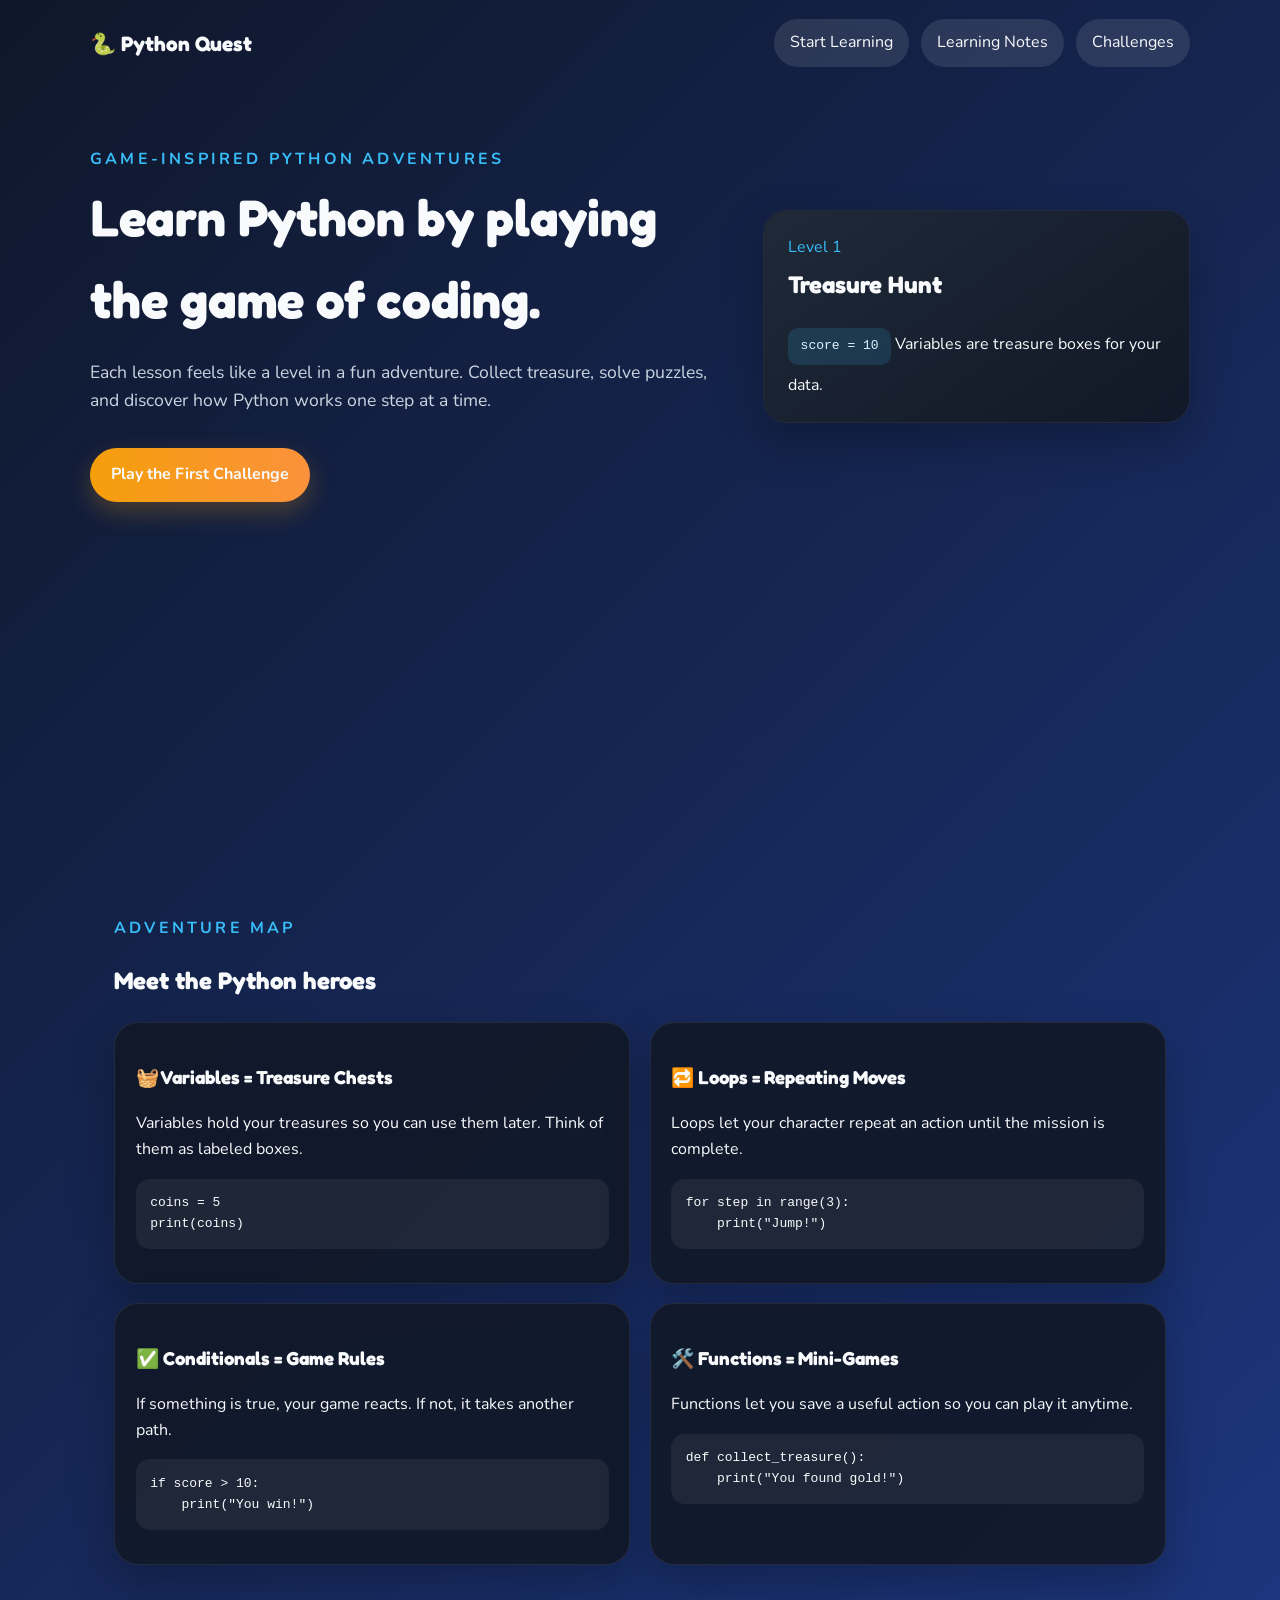
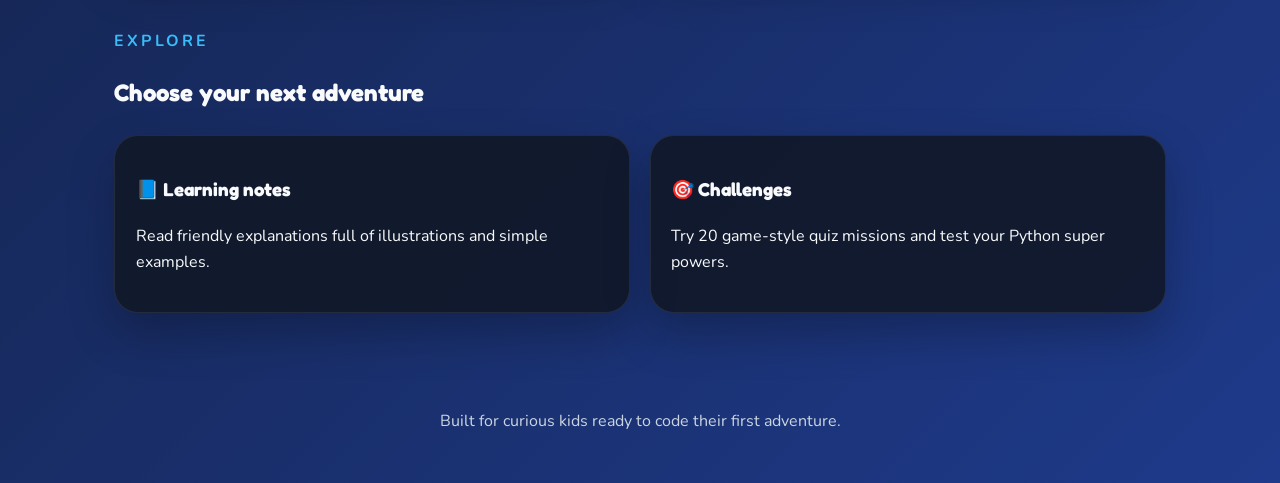
<file: index.html>
<!DOCTYPE html>
<html lang="en">
  <head>
    <meta charset="UTF-8" />
    <meta name="viewport" content="width=device-width, initial-scale=1.0" />
    <title>Python Quest | Learn Python Like a Game</title>
    <meta
      name="description"
      content="A playful website that teaches kids Python through game-style analogies and interactive challenges."
    />
    <link rel="preconnect" href="https://fonts.googleapis.com" />
    <link rel="preconnect" href="https://fonts.gstatic.com" crossorigin />
    <link
      href="https://fonts.googleapis.com/css2?family=Fredoka:wght@400;500;600;700&family=Nunito:wght@400;600;700&display=swap"
      rel="stylesheet"
    />
    <link rel="stylesheet" href="styles.css" />
  </head>
  <body>
    <header class="hero">
      <nav class="nav">
        <div class="brand">🐍 Python Quest</div>
        <div class="nav-links">
          <a href="#lessons" class="nav-link">Start Learning</a>
          <a href="learning.html" class="nav-link">Learning Notes</a>
          <a href="challenges.html" class="nav-link">Challenges</a>
        </div>
      </nav>

      <div class="hero-content">
        <div class="hero-copy">
          <p class="eyebrow">Game-inspired Python adventures</p>
          <h1>Learn Python by playing the game of coding.</h1>
          <p class="lead">
            Each lesson feels like a level in a fun adventure. Collect treasure,
            solve puzzles, and discover how Python works one step at a time.
          </p>
          <a href="#quiz" class="btn btn-primary">Play the First Challenge</a>
        </div>
        <div class="hero-card">
          <div class="pixel-box">
            <p>Level 1</p>
            <h2>Treasure Hunt</h2>
            <code>score = 10</code>
            <span>Variables are treasure boxes for your data.</span>
          </div>
        </div>
      </div>
    </header>

    <main>
      <section id="lessons" class="section">
        <div class="section-heading">
          <p class="eyebrow">Adventure map</p>
          <h2>Meet the Python heroes</h2>
        </div>

        <div class="card-grid">
          <article class="card">
            <h3>🧺 Variables = Treasure Chests</h3>
            <p>
              Variables hold your treasures so you can use them later. Think of them as labeled boxes.
            </p>
            <pre><code>coins = 5
print(coins)</code></pre>
          </article>

          <article class="card">
            <h3>🔁 Loops = Repeating Moves</h3>
            <p>
              Loops let your character repeat an action until the mission is complete.
            </p>
            <pre><code>for step in range(3):
    print("Jump!")</code></pre>
          </article>

          <article class="card">
            <h3>✅ Conditionals = Game Rules</h3>
            <p>
              If something is true, your game reacts. If not, it takes another path.
            </p>
            <pre><code>if score > 10:
    print("You win!")</code></pre>
          </article>

          <article class="card">
            <h3>🛠️ Functions = Mini-Games</h3>
            <p>
              Functions let you save a useful action so you can play it anytime.
            </p>
            <pre><code>def collect_treasure():
    print("You found gold!")</code></pre>
          </article>
        </div>
      </section>

      <section class="section intro-links">
        <div class="section-heading">
          <p class="eyebrow">Explore</p>
          <h2>Choose your next adventure</h2>
        </div>
        <div class="card-grid">
          <a class="card link-card" href="learning.html">
            <h3>📘 Learning notes</h3>
            <p>Read friendly explanations full of illustrations and simple examples.</p>
          </a>
          <a class="card link-card" href="challenges.html">
            <h3>🎯 Challenges</h3>
            <p>Try 20 game-style quiz missions and test your Python super powers.</p>
          </a>
        </div>
      </section>
    </main>

    <footer class="footer">
      <p>Built for curious kids ready to code their first adventure.</p>
    </footer>

    <script src="script.js"></script>
  </body>
</html>
</file>
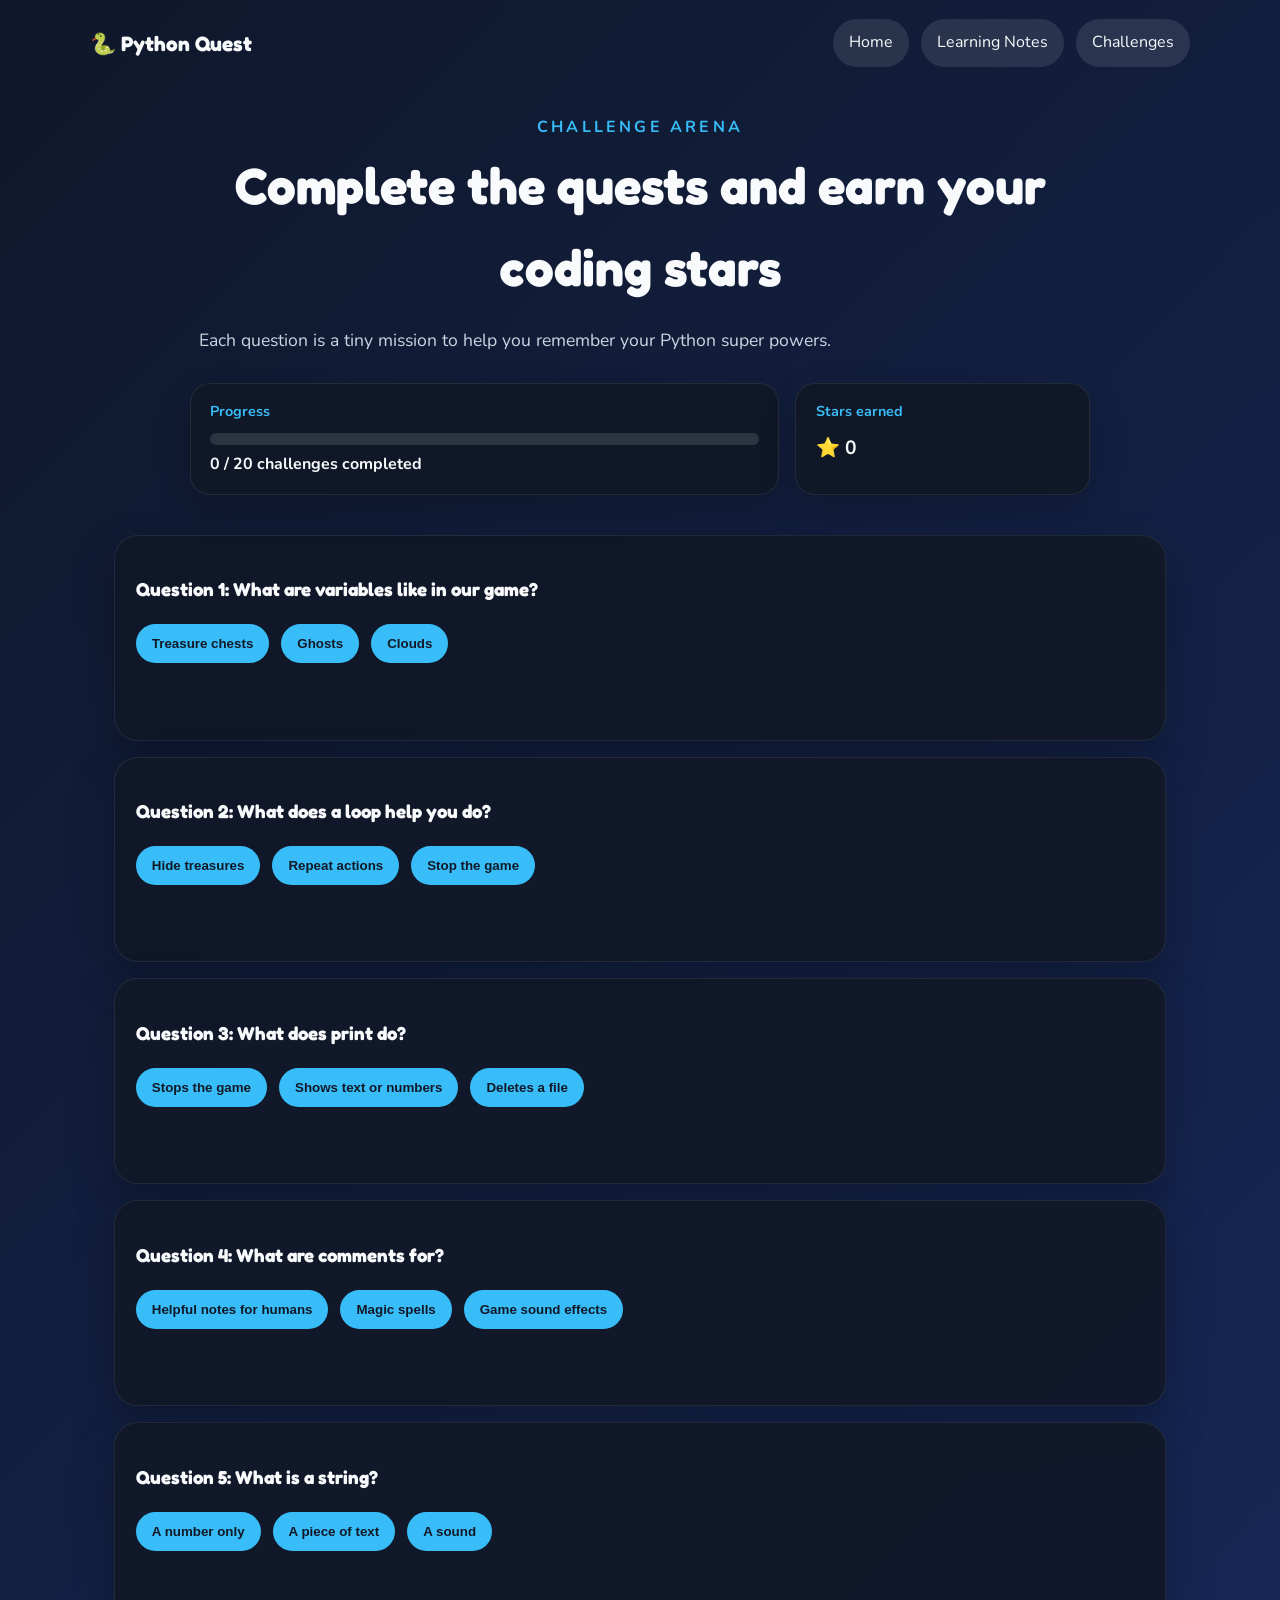
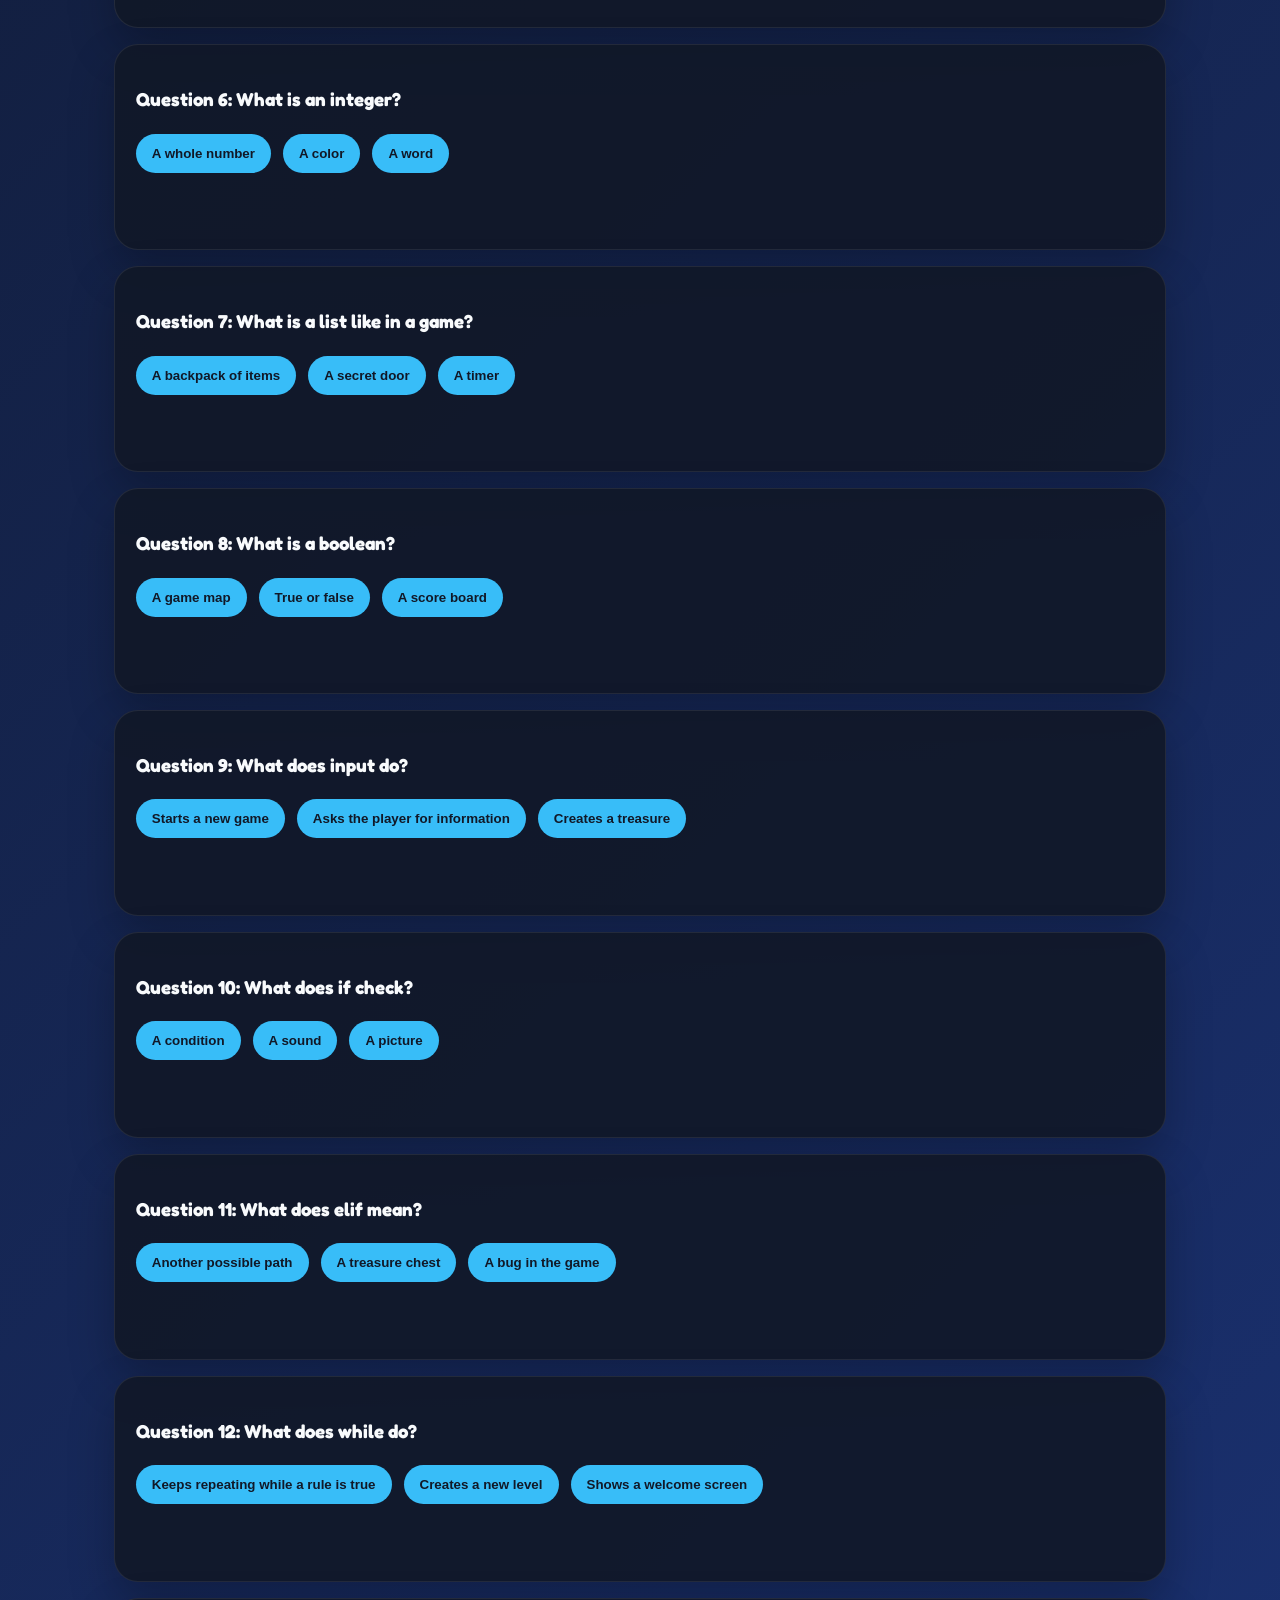
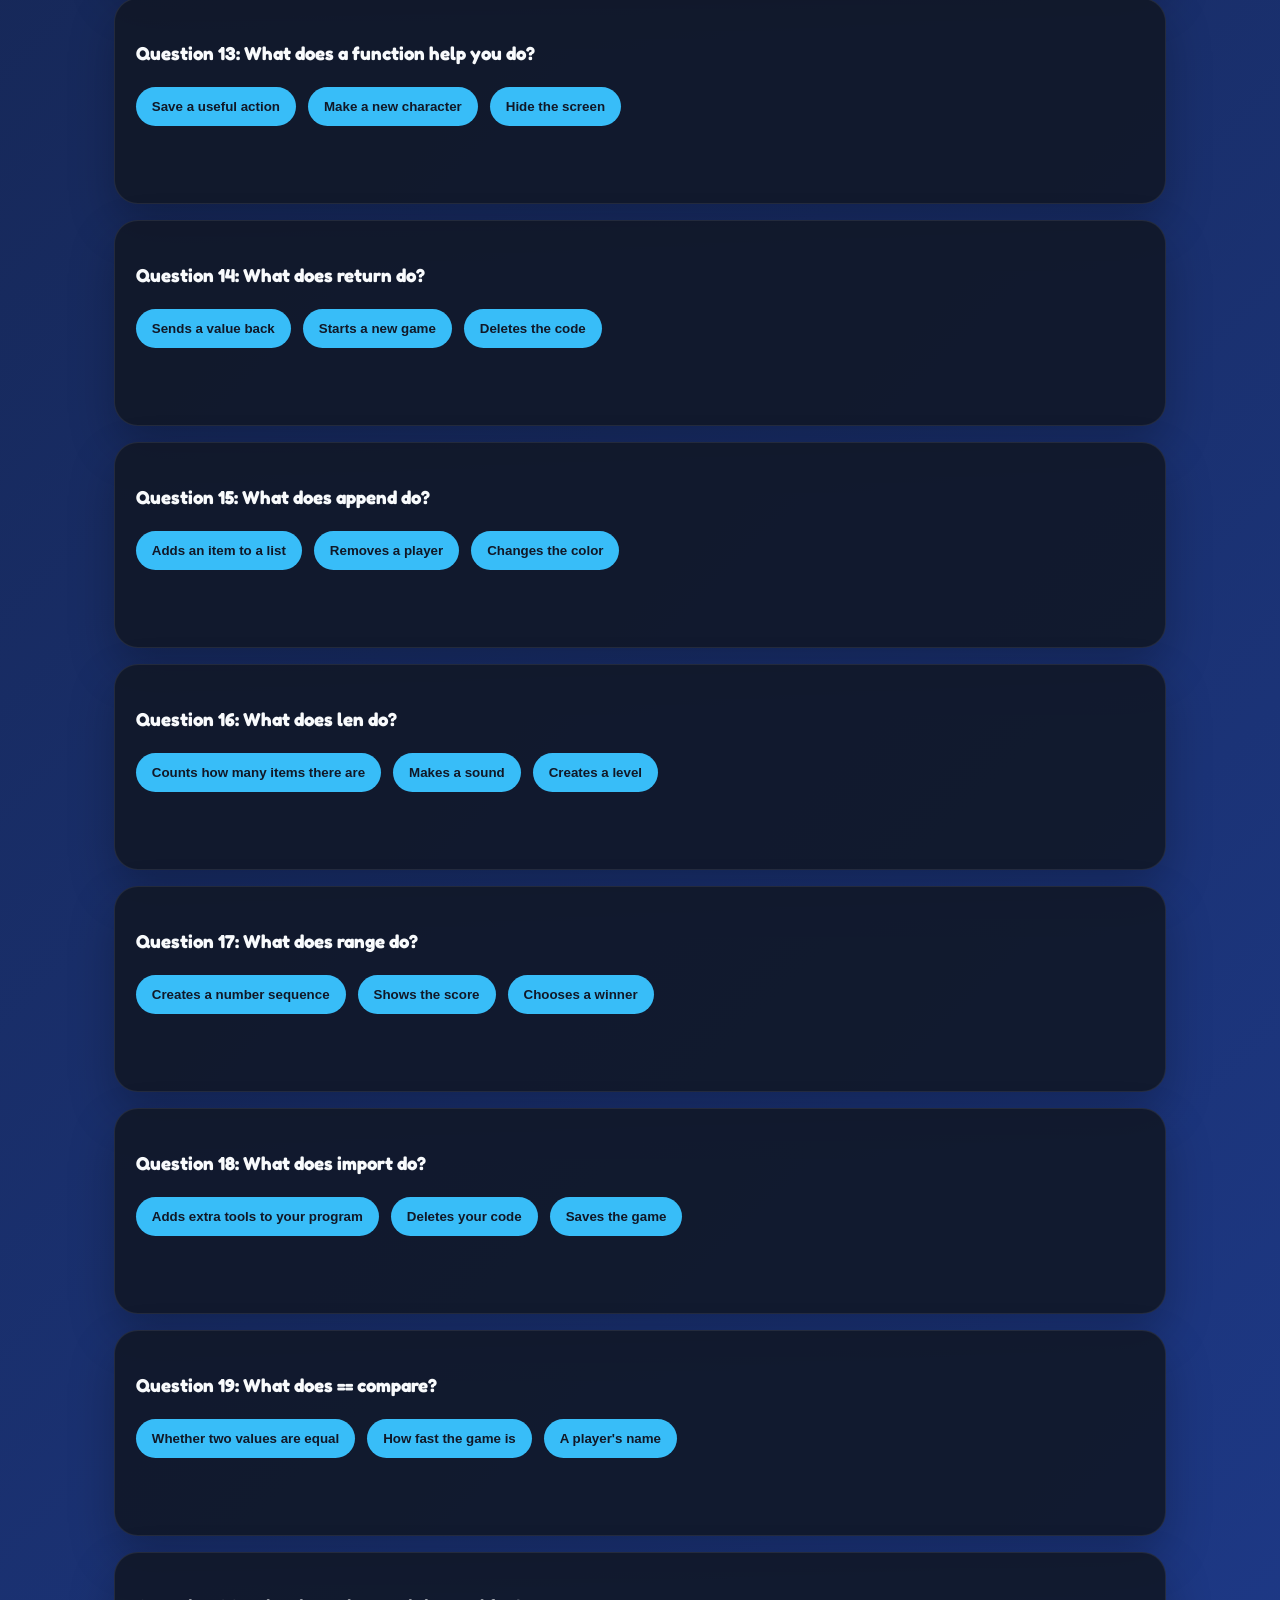
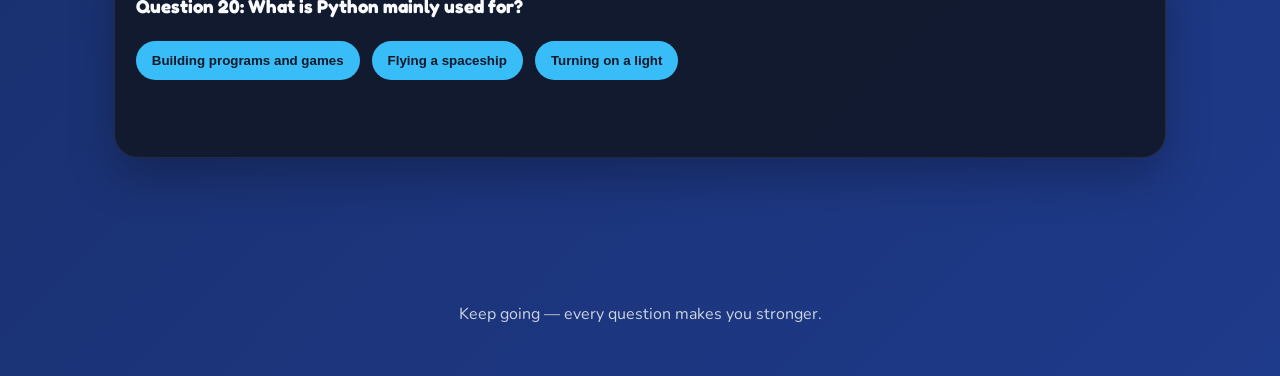
<file: challenges.html>
<!DOCTYPE html>
<html lang="en">
  <head>
    <meta charset="UTF-8" />
    <meta name="viewport" content="width=device-width, initial-scale=1.0" />
    <title>Python Quest | Challenges</title>
    <meta name="description" content="Twenty kid-friendly Python challenge questions arranged as a game-style quiz." />
    <link rel="preconnect" href="https://fonts.googleapis.com" />
    <link rel="preconnect" href="https://fonts.gstatic.com" crossorigin />
    <link href="https://fonts.googleapis.com/css2?family=Fredoka:wght@400;500;600;700&family=Nunito:wght@400;600;700&display=swap" rel="stylesheet" />
    <link rel="stylesheet" href="styles.css" />
  </head>
  <body>
    <header class="hero compact-hero">
      <nav class="nav">
        <div class="brand">🐍 Python Quest</div>
        <div class="nav-links">
          <a href="index.html" class="nav-link">Home</a>
          <a href="learning.html" class="nav-link">Learning Notes</a>
          <a href="challenges.html" class="nav-link">Challenges</a>
        </div>
      </nav>

      <div class="page-hero">
        <p class="eyebrow">Challenge arena</p>
        <h1>Complete the quests and earn your coding stars</h1>
        <p class="lead">Each question is a tiny mission to help you remember your Python super powers.</p>
      </div>

      <div class="status-panel" aria-label="Challenge progress">
        <div class="status-card">
          <span class="status-label">Progress</span>
          <div class="progress-bar">
            <div class="progress-fill" id="progressFill"></div>
          </div>
          <p class="status-text" id="progressText">0 / 20 challenges completed</p>
        </div>
        <div class="status-card">
          <span class="status-label">Stars earned</span>
          <div class="star-count" id="starCount">⭐ 0</div>
        </div>
      </div>
    </header>

    <main>
      <section class="section quiz-section">
        <div class="quiz-card">
          <h3>Question 1: What are variables like in our game?</h3>
          <div class="choices" data-correct="Treasure chests">
            <button class="choice">Treasure chests</button>
            <button class="choice">Ghosts</button>
            <button class="choice">Clouds</button>
          </div>
          <p class="feedback" aria-live="polite"></p>
        </div>

        <div class="quiz-card">
          <h3>Question 2: What does a loop help you do?</h3>
          <div class="choices" data-correct="Repeat actions">
            <button class="choice">Hide treasures</button>
            <button class="choice">Repeat actions</button>
            <button class="choice">Stop the game</button>
          </div>
          <p class="feedback" aria-live="polite"></p>
        </div>

        <div class="quiz-card">
          <h3>Question 3: What does print do?</h3>
          <div class="choices" data-correct="Shows text or numbers">
            <button class="choice">Stops the game</button>
            <button class="choice">Shows text or numbers</button>
            <button class="choice">Deletes a file</button>
          </div>
          <p class="feedback" aria-live="polite"></p>
        </div>

        <div class="quiz-card">
          <h3>Question 4: What are comments for?</h3>
          <div class="choices" data-correct="Helpful notes for humans">
            <button class="choice">Helpful notes for humans</button>
            <button class="choice">Magic spells</button>
            <button class="choice">Game sound effects</button>
          </div>
          <p class="feedback" aria-live="polite"></p>
        </div>

        <div class="quiz-card">
          <h3>Question 5: What is a string?</h3>
          <div class="choices" data-correct="A piece of text">
            <button class="choice">A number only</button>
            <button class="choice">A piece of text</button>
            <button class="choice">A sound</button>
          </div>
          <p class="feedback" aria-live="polite"></p>
        </div>

        <div class="quiz-card">
          <h3>Question 6: What is an integer?</h3>
          <div class="choices" data-correct="A whole number">
            <button class="choice">A whole number</button>
            <button class="choice">A color</button>
            <button class="choice">A word</button>
          </div>
          <p class="feedback" aria-live="polite"></p>
        </div>

        <div class="quiz-card">
          <h3>Question 7: What is a list like in a game?</h3>
          <div class="choices" data-correct="A backpack of items">
            <button class="choice">A backpack of items</button>
            <button class="choice">A secret door</button>
            <button class="choice">A timer</button>
          </div>
          <p class="feedback" aria-live="polite"></p>
        </div>

        <div class="quiz-card">
          <h3>Question 8: What is a boolean?</h3>
          <div class="choices" data-correct="True or false">
            <button class="choice">A game map</button>
            <button class="choice">True or false</button>
            <button class="choice">A score board</button>
          </div>
          <p class="feedback" aria-live="polite"></p>
        </div>

        <div class="quiz-card">
          <h3>Question 9: What does input do?</h3>
          <div class="choices" data-correct="Asks the player for information">
            <button class="choice">Starts a new game</button>
            <button class="choice">Asks the player for information</button>
            <button class="choice">Creates a treasure</button>
          </div>
          <p class="feedback" aria-live="polite"></p>
        </div>

        <div class="quiz-card">
          <h3>Question 10: What does if check?</h3>
          <div class="choices" data-correct="A condition">
            <button class="choice">A condition</button>
            <button class="choice">A sound</button>
            <button class="choice">A picture</button>
          </div>
          <p class="feedback" aria-live="polite"></p>
        </div>

        <div class="quiz-card">
          <h3>Question 11: What does elif mean?</h3>
          <div class="choices" data-correct="Another possible path">
            <button class="choice">Another possible path</button>
            <button class="choice">A treasure chest</button>
            <button class="choice">A bug in the game</button>
          </div>
          <p class="feedback" aria-live="polite"></p>
        </div>

        <div class="quiz-card">
          <h3>Question 12: What does while do?</h3>
          <div class="choices" data-correct="Keeps repeating while a rule is true">
            <button class="choice">Keeps repeating while a rule is true</button>
            <button class="choice">Creates a new level</button>
            <button class="choice">Shows a welcome screen</button>
          </div>
          <p class="feedback" aria-live="polite"></p>
        </div>

        <div class="quiz-card">
          <h3>Question 13: What does a function help you do?</h3>
          <div class="choices" data-correct="Save a useful action">
            <button class="choice">Save a useful action</button>
            <button class="choice">Make a new character</button>
            <button class="choice">Hide the screen</button>
          </div>
          <p class="feedback" aria-live="polite"></p>
        </div>

        <div class="quiz-card">
          <h3>Question 14: What does return do?</h3>
          <div class="choices" data-correct="Sends a value back">
            <button class="choice">Sends a value back</button>
            <button class="choice">Starts a new game</button>
            <button class="choice">Deletes the code</button>
          </div>
          <p class="feedback" aria-live="polite"></p>
        </div>

        <div class="quiz-card">
          <h3>Question 15: What does append do?</h3>
          <div class="choices" data-correct="Adds an item to a list">
            <button class="choice">Adds an item to a list</button>
            <button class="choice">Removes a player</button>
            <button class="choice">Changes the color</button>
          </div>
          <p class="feedback" aria-live="polite"></p>
        </div>

        <div class="quiz-card">
          <h3>Question 16: What does len do?</h3>
          <div class="choices" data-correct="Counts how many items there are">
            <button class="choice">Counts how many items there are</button>
            <button class="choice">Makes a sound</button>
            <button class="choice">Creates a level</button>
          </div>
          <p class="feedback" aria-live="polite"></p>
        </div>

        <div class="quiz-card">
          <h3>Question 17: What does range do?</h3>
          <div class="choices" data-correct="Creates a number sequence">
            <button class="choice">Creates a number sequence</button>
            <button class="choice">Shows the score</button>
            <button class="choice">Chooses a winner</button>
          </div>
          <p class="feedback" aria-live="polite"></p>
        </div>

        <div class="quiz-card">
          <h3>Question 18: What does import do?</h3>
          <div class="choices" data-correct="Adds extra tools to your program">
            <button class="choice">Adds extra tools to your program</button>
            <button class="choice">Deletes your code</button>
            <button class="choice">Saves the game</button>
          </div>
          <p class="feedback" aria-live="polite"></p>
        </div>

        <div class="quiz-card">
          <h3>Question 19: What does == compare?</h3>
          <div class="choices" data-correct="Whether two values are equal">
            <button class="choice">Whether two values are equal</button>
            <button class="choice">How fast the game is</button>
            <button class="choice">A player's name</button>
          </div>
          <p class="feedback" aria-live="polite"></p>
        </div>

        <div class="quiz-card">
          <h3>Question 20: What is Python mainly used for?</h3>
          <div class="choices" data-correct="Building programs and games">
            <button class="choice">Building programs and games</button>
            <button class="choice">Flying a spaceship</button>
            <button class="choice">Turning on a light</button>
          </div>
          <p class="feedback" aria-live="polite"></p>
        </div>
      </section>
    </main>

    <footer class="footer">
      <p>Keep going — every question makes you stronger.</p>
    </footer>

    <script src="script.js"></script>
  </body>
</html>
</file>
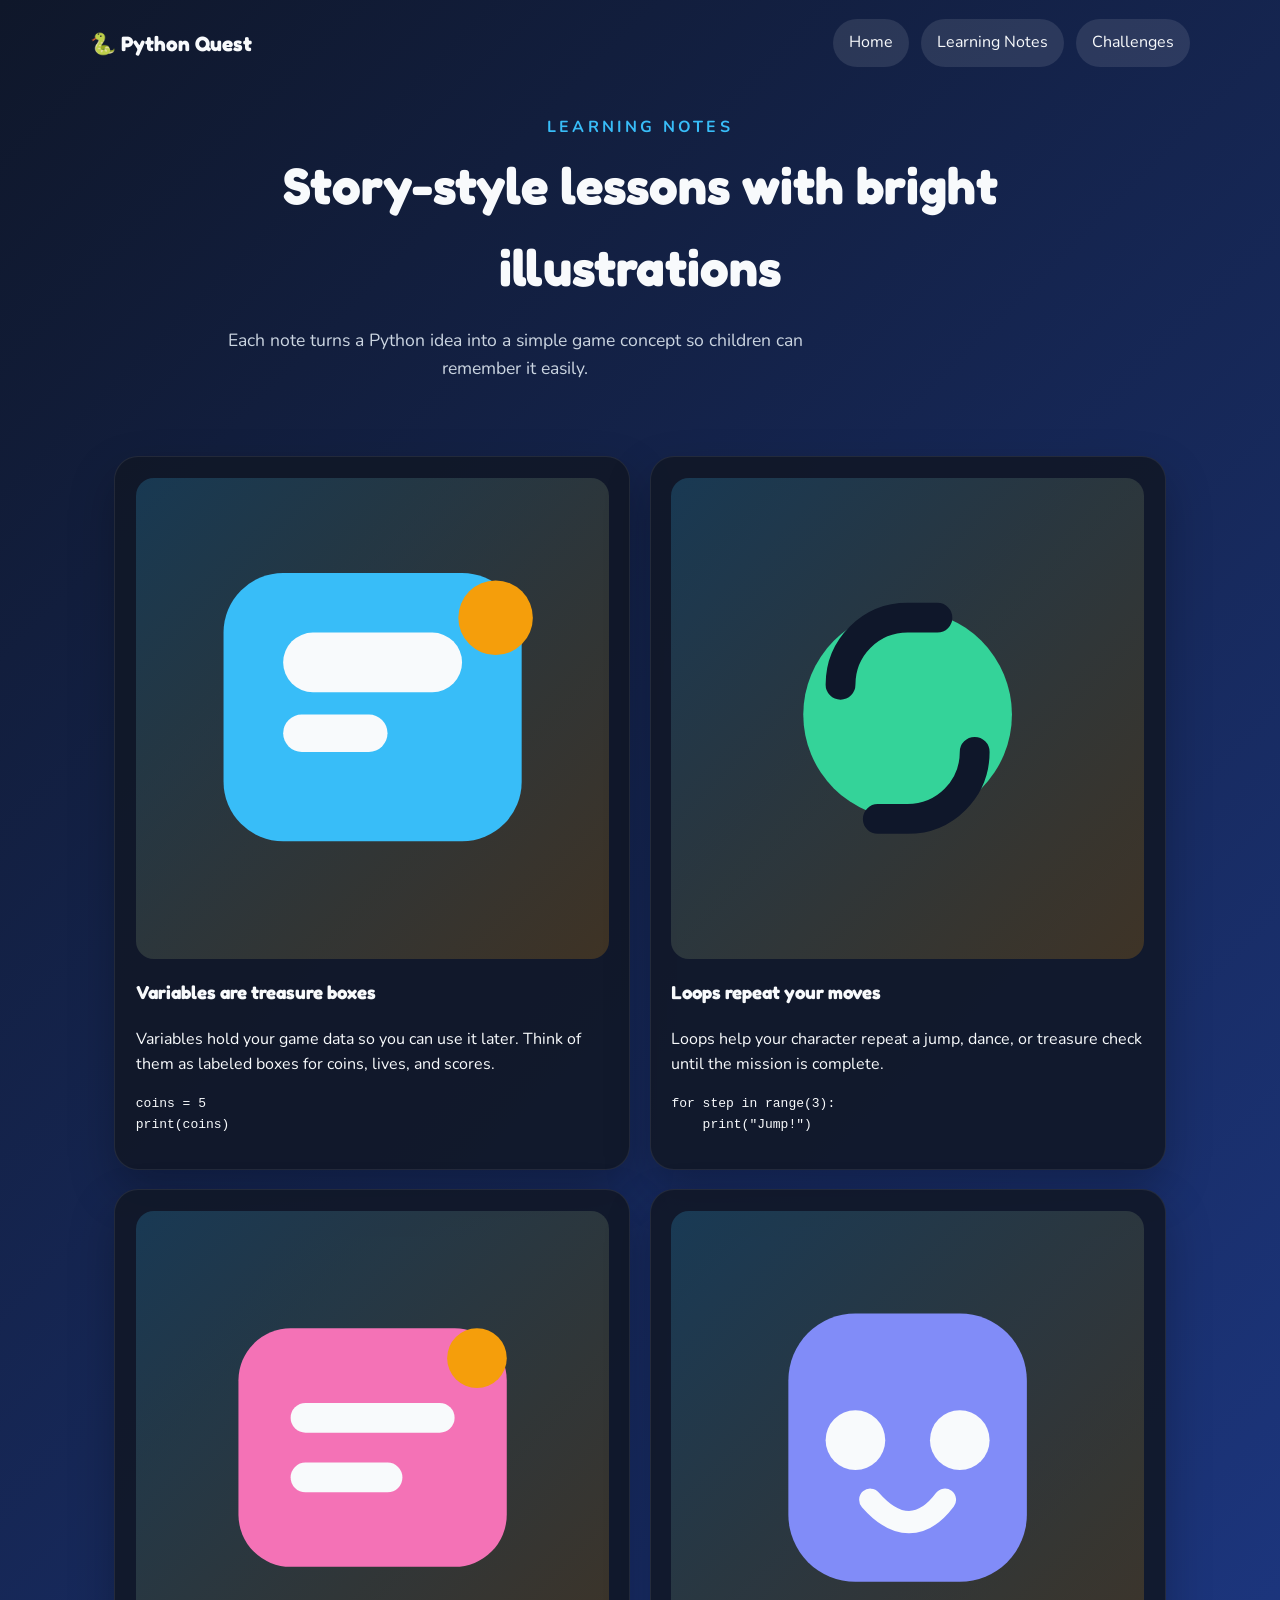
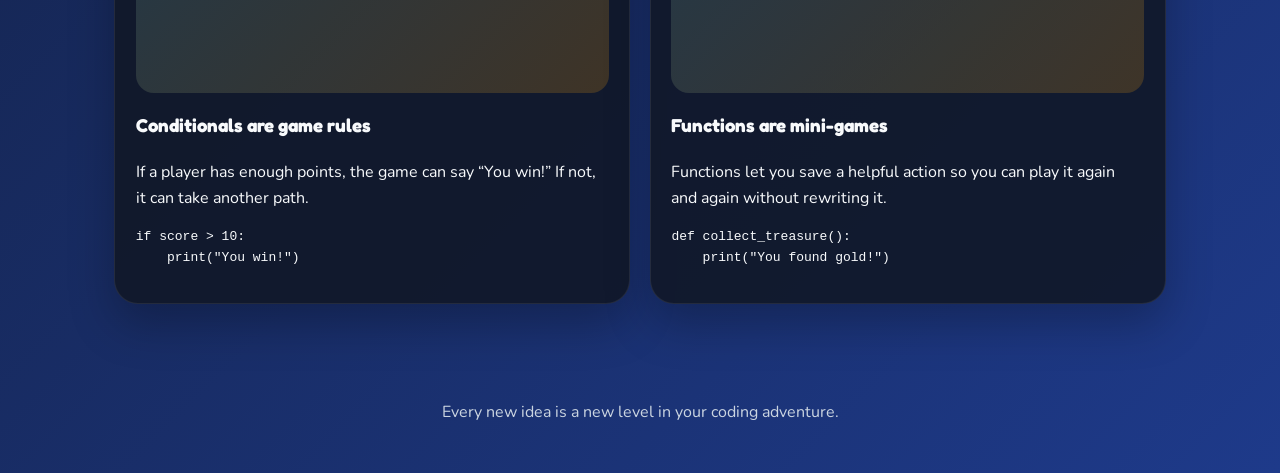
<file: learning.html>
<!DOCTYPE html>
<html lang="en">
  <head>
    <meta charset="UTF-8" />
    <meta name="viewport" content="width=device-width, initial-scale=1.0" />
    <title>Python Quest | Learning Notes</title>
    <meta name="description" content="Kid-friendly Python learning notes with colorful illustrations and simple examples." />
    <link rel="preconnect" href="https://fonts.googleapis.com" />
    <link rel="preconnect" href="https://fonts.gstatic.com" crossorigin />
    <link href="https://fonts.googleapis.com/css2?family=Fredoka:wght@400;500;600;700&family=Nunito:wght@400;600;700&display=swap" rel="stylesheet" />
    <link rel="stylesheet" href="styles.css" />
  </head>
  <body>
    <header class="hero compact-hero">
      <nav class="nav">
        <div class="brand">🐍 Python Quest</div>
        <div class="nav-links">
          <a href="index.html" class="nav-link">Home</a>
          <a href="learning.html" class="nav-link">Learning Notes</a>
          <a href="challenges.html" class="nav-link">Challenges</a>
        </div>
      </nav>

      <div class="page-hero">
        <p class="eyebrow">Learning notes</p>
        <h1>Story-style lessons with bright illustrations</h1>
        <p class="lead">Each note turns a Python idea into a simple game concept so children can remember it easily.</p>
      </div>
    </header>

    <main>
      <section class="section notes-section">
        <div class="notes-grid">
          <article class="notes-card">
            <div class="illustration" aria-hidden="true">
              <svg viewBox="0 0 120 120" role="img">
                <rect x="20" y="22" width="80" height="72" rx="16" fill="#38bdf8" />
                <rect x="36" y="38" width="48" height="16" rx="8" fill="#f8fafc" />
                <rect x="36" y="60" width="28" height="10" rx="5" fill="#f8fafc" />
                <circle cx="93" cy="34" r="10" fill="#f59e0b" />
              </svg>
            </div>
            <h3>Variables are treasure boxes</h3>
            <p>Variables hold your game data so you can use it later. Think of them as labeled boxes for coins, lives, and scores.</p>
            <pre><code>coins = 5
print(coins)</code></pre>
          </article>

          <article class="notes-card">
            <div class="illustration" aria-hidden="true">
              <svg viewBox="0 0 120 120" role="img">
                <circle cx="60" cy="60" r="28" fill="#34d399" />
                <path d="M42 52c0-10 8-18 18-18h8" stroke="#0f172a" stroke-width="8" stroke-linecap="round" fill="none" />
                <path d="M78 70c0 10-8 18-18 18h-8" stroke="#0f172a" stroke-width="8" stroke-linecap="round" fill="none" />
              </svg>
            </div>
            <h3>Loops repeat your moves</h3>
            <p>Loops help your character repeat a jump, dance, or treasure check until the mission is complete.</p>
            <pre><code>for step in range(3):
    print("Jump!")</code></pre>
          </article>

          <article class="notes-card">
            <div class="illustration" aria-hidden="true">
              <svg viewBox="0 0 120 120" role="img">
                <rect x="24" y="28" width="72" height="64" rx="14" fill="#f472b6" />
                <path d="M42 52h36" stroke="#f8fafc" stroke-width="8" stroke-linecap="round" />
                <path d="M42 68h22" stroke="#f8fafc" stroke-width="8" stroke-linecap="round" />
                <circle cx="88" cy="36" r="8" fill="#f59e0b" />
              </svg>
            </div>
            <h3>Conditionals are game rules</h3>
            <p>If a player has enough points, the game can say “You win!” If not, it can take another path.</p>
            <pre><code>if score > 10:
    print("You win!")</code></pre>
          </article>

          <article class="notes-card">
            <div class="illustration" aria-hidden="true">
              <svg viewBox="0 0 120 120" role="img">
                <rect x="28" y="24" width="64" height="72" rx="18" fill="#818cf8" />
                <circle cx="46" cy="58" r="8" fill="#f8fafc" />
                <circle cx="74" cy="58" r="8" fill="#f8fafc" />
                <path d="M50 74c7 8 14 8 20 0" stroke="#f8fafc" stroke-width="6" stroke-linecap="round" fill="none" />
              </svg>
            </div>
            <h3>Functions are mini-games</h3>
            <p>Functions let you save a helpful action so you can play it again and again without rewriting it.</p>
            <pre><code>def collect_treasure():
    print("You found gold!")</code></pre>
          </article>
        </div>
      </section>
    </main>

    <footer class="footer">
      <p>Every new idea is a new level in your coding adventure.</p>
    </footer>
  </body>
</html>
</file>
<file: styles.css>
:root {
  --bg: #0f172a;
  --panel: #111827;
  --panel-2: #1f2937;
  --accent: #f59e0b;
  --accent-2: #38bdf8;
  --text: #f8fafc;
  --muted: #cbd5e1;
  --success: #34d399;
}

* {
  box-sizing: border-box;
}

body {
  margin: 0;
  font-family: "Nunito", sans-serif;
  background: linear-gradient(135deg, var(--bg), #1e3a8a);
  color: var(--text);
  line-height: 1.6;
}

.hero {
  min-height: 100vh;
  padding: 1.2rem 1.5rem 3rem;
}

.nav {
  display: flex;
  justify-content: space-between;
  align-items: center;
  max-width: 1100px;
  margin: 0 auto;
}

.brand {
  font-family: "Fredoka", sans-serif;
  font-size: 1.3rem;
  font-weight: 700;
}

.nav-link,
.btn {
  text-decoration: none;
  color: var(--text);
  display: inline-block;
}

.nav-links {
  display: flex;
  gap: 0.75rem;
}

.nav-link {
  background: rgba(255, 255, 255, 0.1);
  padding: 0.7rem 1rem;
  border-radius: 999px;
}

.hero-content {
  max-width: 1100px;
  margin: 4rem auto 0;
  display: grid;
  grid-template-columns: 1.2fr 0.8fr;
  gap: 2rem;
  align-items: center;
}

.eyebrow {
  text-transform: uppercase;
  letter-spacing: 0.2em;
  color: var(--accent-2);
  font-weight: 700;
  margin-bottom: 0.25rem;
}

h1,
h2,
h3 {
  font-family: "Fredoka", sans-serif;
}

h1 {
  font-size: clamp(2rem, 4vw, 3.4rem);
  margin: 0 0 1rem;
}

.lead {
  font-size: 1.1rem;
  color: var(--muted);
  max-width: 650px;
}

.btn {
  margin-top: 1rem;
  padding: 0.9rem 1.3rem;
  border-radius: 999px;
  font-weight: 700;
}

.btn-primary {
  background: linear-gradient(90deg, var(--accent), #fb923c);
  box-shadow: 0 10px 25px rgba(245, 158, 11, 0.25);
}

.hero-card,
.quiz-card,
.card {
  background: rgba(17, 24, 39, 0.9);
  border: 1px solid rgba(255, 255, 255, 0.08);
  border-radius: 24px;
  box-shadow: 0 20px 45px rgba(0, 0, 0, 0.25);
}

.pixel-box {
  padding: 1.5rem;
  border-radius: 24px;
  background: linear-gradient(145deg, var(--panel-2), var(--panel));
}

.pixel-box p {
  margin: 0;
  color: var(--accent-2);
}

.pixel-box h2 {
  margin: 0.3rem 0 1rem;
}

.pixel-box code {
  display: inline-block;
  margin: 0.5rem 0;
  padding: 0.5rem 0.8rem;
  border-radius: 10px;
  background: rgba(56, 189, 248, 0.15);
  color: #e0f2fe;
}

.section {
  max-width: 1100px;
  margin: 0 auto 4rem;
  padding: 0 1.5rem;
}

.compact-hero {
  min-height: auto;
  padding-bottom: 2.5rem;
}

.page-hero {
  max-width: 900px;
  margin: 3rem auto 0;
  text-align: center;
}

.section-heading {
  margin-bottom: 1.4rem;
}

.card-grid {
  display: grid;
  grid-template-columns: repeat(2, minmax(0, 1fr));
  gap: 1.2rem;
}

.card {
  padding: 1.3rem;
}

.link-card {
  display: block;
  color: var(--text);
  text-decoration: none;
}

.card pre {
  background: rgba(255, 255, 255, 0.06);
  padding: 0.9rem;
  border-radius: 14px;
  overflow-x: auto;
}

.notes-section {
  padding-top: 1rem;
}

.notes-grid,
.video-grid {
  display: grid;
  grid-template-columns: repeat(2, minmax(0, 1fr));
  gap: 1.2rem;
}

.notes-card,
.video-card {
  background: rgba(17, 24, 39, 0.9);
  border: 1px solid rgba(255, 255, 255, 0.08);
  border-radius: 24px;
  padding: 1.3rem;
  box-shadow: 0 20px 45px rgba(0, 0, 0, 0.25);
}

.illustration {
  padding: 0.8rem;
  border-radius: 18px;
  margin-bottom: 1rem;
  background: linear-gradient(135deg, rgba(56, 189, 248, 0.2), rgba(245, 158, 11, 0.2));
}

.illustration svg {
  width: 100%;
  height: auto;
}

.video-link {
  display: inline-block;
  margin-top: 0.5rem;
  color: #fcd34d;
  font-weight: 700;
}

.video-card iframe {
  width: 100%;
  min-height: 220px;
  border: none;
  border-radius: 16px;
  margin-top: 0.6rem;
}

.status-panel {
  max-width: 900px;
  margin: 1.8rem auto 0;
  display: grid;
  grid-template-columns: 2fr 1fr;
  gap: 1rem;
}

.status-card {
  background: rgba(17, 24, 39, 0.92);
  border: 1px solid rgba(255, 255, 255, 0.08);
  border-radius: 20px;
  padding: 1rem 1.2rem;
  box-shadow: 0 16px 36px rgba(0, 0, 0, 0.2);
}

.status-label {
  display: block;
  font-size: 0.9rem;
  font-weight: 700;
  color: var(--accent-2);
  margin-bottom: 0.6rem;
}

.progress-bar {
  width: 100%;
  height: 12px;
  border-radius: 999px;
  background: rgba(255, 255, 255, 0.12);
  overflow: hidden;
  margin-bottom: 0.45rem;
}

.progress-fill {
  height: 100%;
  width: 0;
  border-radius: inherit;
  background: linear-gradient(90deg, var(--accent), var(--accent-2));
  transition: width 0.25s ease;
}

.status-text,
.star-count {
  margin: 0;
  font-weight: 700;
}

.star-count {
  font-size: 1.2rem;
}

.quiz-section {
  padding-bottom: 2rem;
}

.quiz-card {
  padding: 1.3rem;
  margin-bottom: 1rem;
}

.choices {
  display: flex;
  flex-wrap: wrap;
  gap: 0.75rem;
  margin-top: 0.8rem;
}

.choice {
  border: none;
  border-radius: 999px;
  padding: 0.75rem 1rem;
  background: var(--accent-2);
  color: var(--panel);
  font-weight: 700;
  cursor: pointer;
}

.choice:hover {
  transform: translateY(-2px);
}

.choice.is-selected {
  background: #f59e0b;
  color: #111827;
}

.choice:disabled {
  opacity: 0.8;
  cursor: not-allowed;
  transform: none;
}

.feedback {
  min-height: 1.5rem;
  font-weight: 700;
  color: var(--success);
}

.footer {
  text-align: center;
  padding: 1rem 1.5rem 2rem;
  color: var(--muted);
}

@media (max-width: 760px) {
  .hero-content,
  .card-grid,
  .notes-grid,
  .video-grid {
    grid-template-columns: 1fr;
  }

  .hero {
    min-height: auto;
  }

  .nav {
    flex-direction: column;
    gap: 0.8rem;
  }

  .nav-links {
    flex-wrap: wrap;
    justify-content: center;
  }

  .status-panel {
    grid-template-columns: 1fr;
  }
}
</file>
